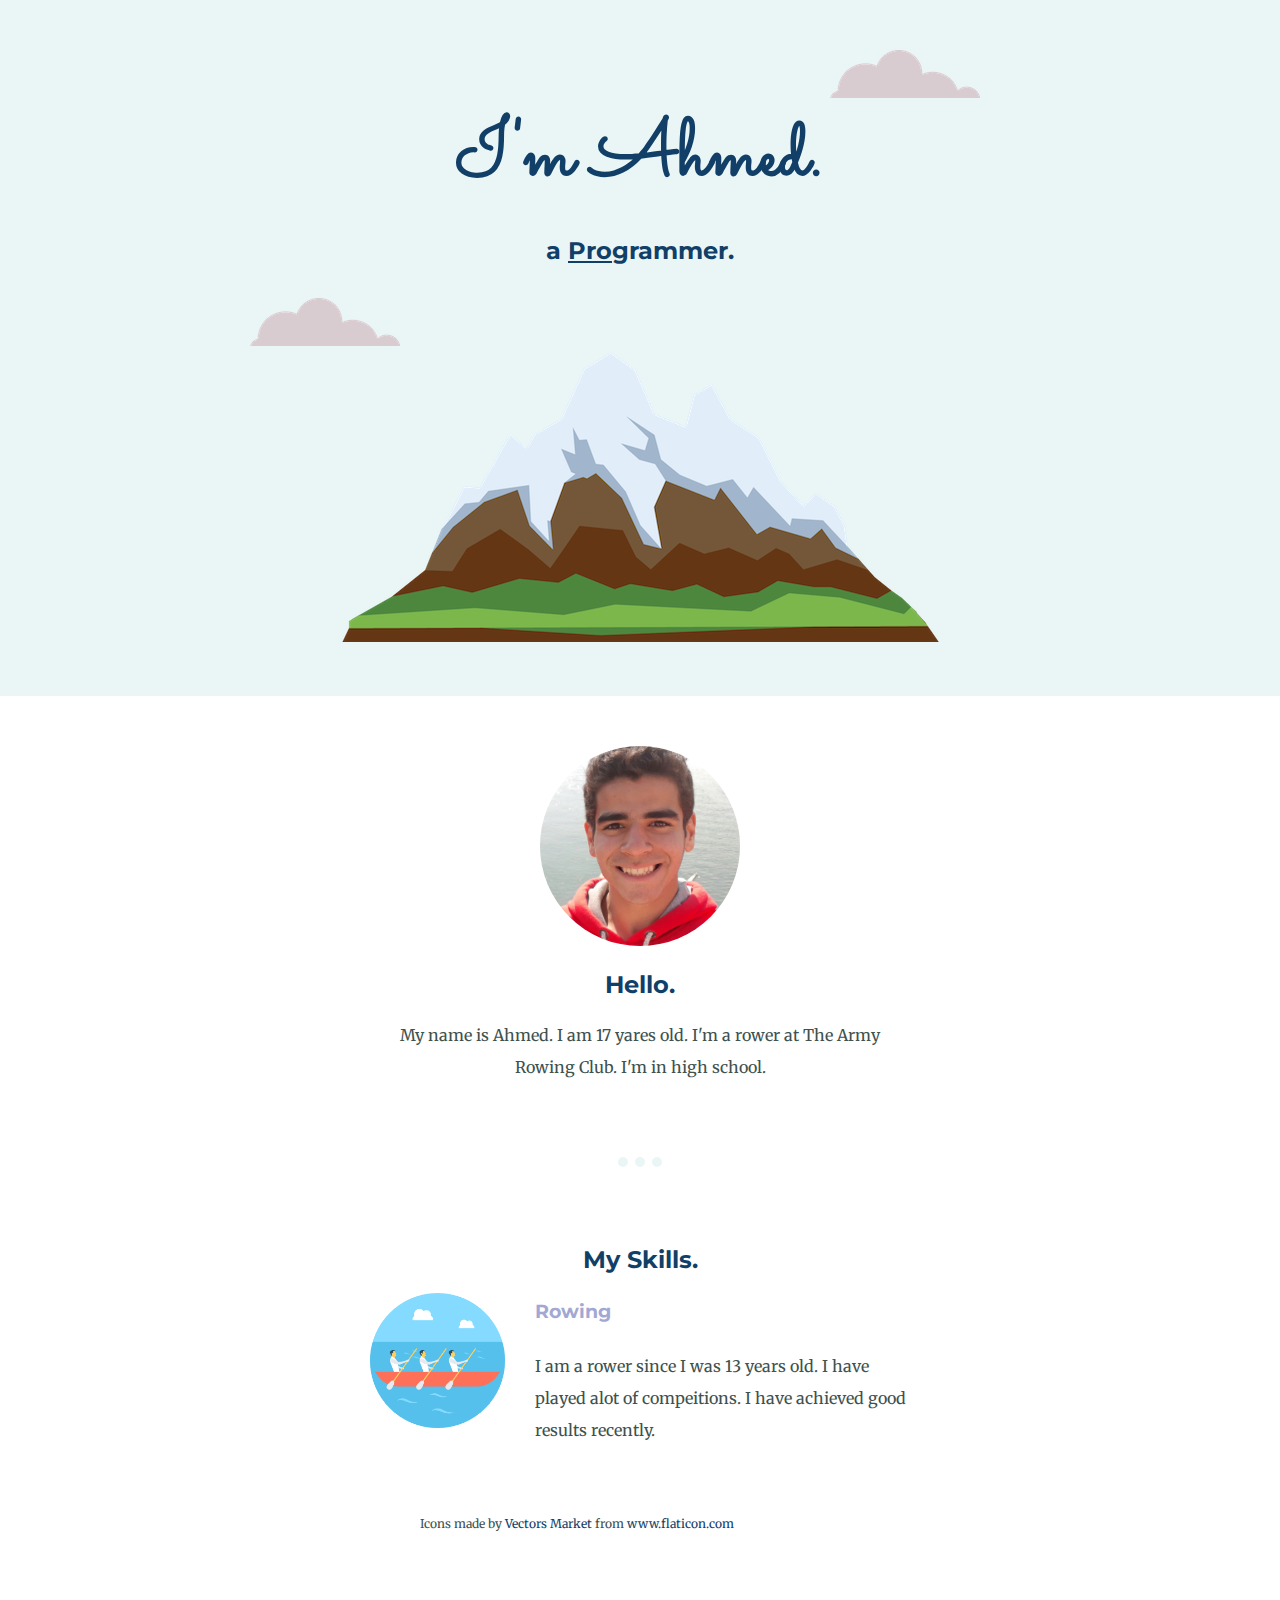
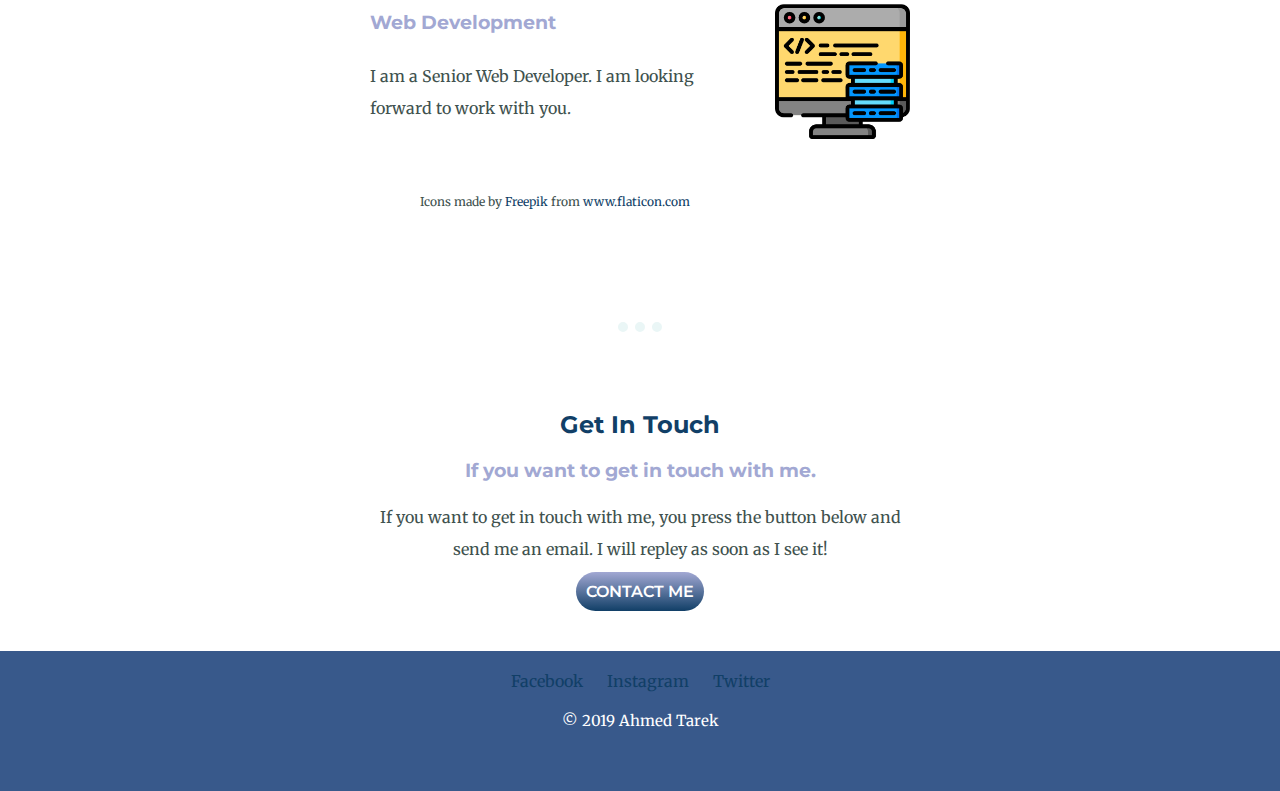
<file: index.html>
<!DOCTYPE html>
<html lang="en" dir="ltr">

<head>
  <meta charset="utf-8">
  <title>Ahmed Tarek</title>
  <link rel="stylesheet" href="css/styles.css">
  <link rel="icon" href="favicon.ico">
  <link href="https://fonts.googleapis.com/css?family=Merriweather|Montserrat|Sacramento&display=swap" rel="stylesheet">
</head>

<body>
  <div class="top-container">
    <img class="upper-cloud" src="images/cloud.png" alt="cloud">
    <h1>I'm Ahmed.</h1>
    <h2>a <span class="pro">Pro</span>grammer.</h2>
    <img class="lower-cloud" src="images/cloud.png" alt="cloud">
    <img class="mountain" src="images/mountain.png" alt="mountain">
  </div>

  <div class="middle-container">
    <div class="profile">
      <img id="profile-pic" src="images/Ahmed Tarek.jpeg" alt="Ahmed Tarek">
      <h2>Hello.</h2>
      <p>My name is Ahmed. I am 17 yares old. I'm a rower at The Army Rowing Club. I'm in high school.</p>
    </div>

    <hr>

    <div class="skills">
      <h2>My Skills.</h2>
      <div class="skill-row">
        <img class="rowing" src="images/rowing.png" alt="rowing">
        <h3>Rowing</h3>
        <p>I am a rower since I was 13 years old. I have played alot of compeitions. I have achieved good results recently.</p>
        <div class="author-credit">Icons made by <a href="https://www.flaticon.com/authors/vectors-market" title="Vectors Market">Vectors Market</a> from <a href="https://www.flaticon.com/" title="Flaticon">www.flaticon.com</a></div>
      </div>
      <div class="skill-row">
        <img class="web-development" src="images/data.png" alt="Web Development">
        <h3>Web Development</h3>
        <p>I am a Senior Web Developer. I am looking forward to work with you.</p>
        <div class="author-credit">Icons made by <a href="https://www.flaticon.com/authors/freepik" title="Freepik">Freepik</a> from <a href="https://www.flaticon.com/" title="Flaticon">www.flaticon.com</a></div>
      </div>
    </div>

    <hr>

    <div class="contact-me">
      <h2>Get In Touch</h2>
      <h3>If you want to get in touch with me.</h3>
      <p>If you want to get in touch with me, you press the button below and send me an email. I will repley as soon as I see it!</p>
      <a class="btn" href="mailto:ahmedtarekabd2002@gmail.com">CONTACT ME</a>
    </div>
  </div>


  <div class="bottom-container">
    <a class="footer-link" href="https://www.facebook.com/profile.php?id=100002190963667" target="_blank" ;>Facebook</a>
    <a class="footer-link" href="https://www.instagram.com/ahmedtarekabd/" target="_blank">Instagram</a>
    <a class="footer-link" href="https://twitter.com/" target="_blank">Twitter</a>
    <p class="copyright">© 2019 Ahmed Tarek</p>
  </div>


</body>

</html>
</file>
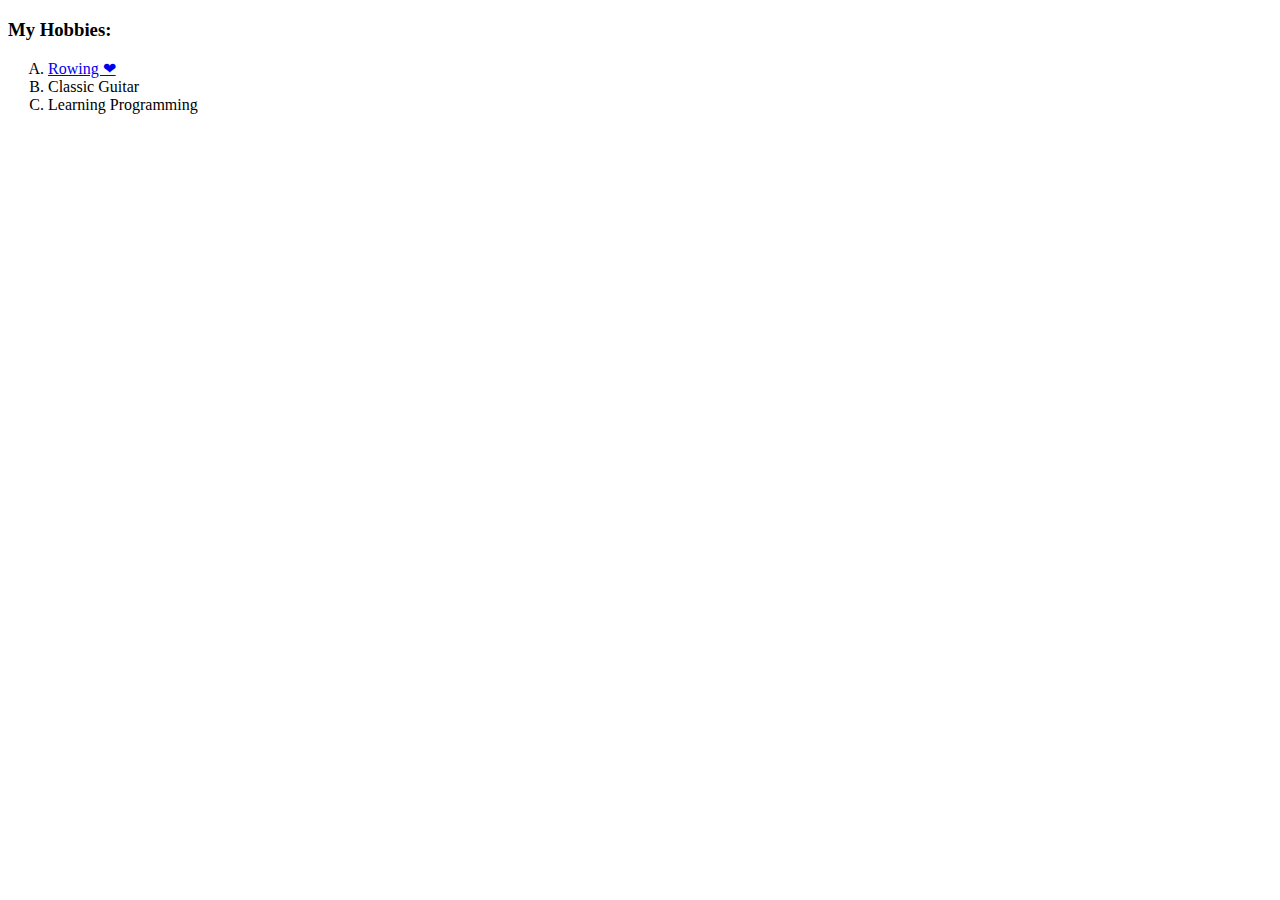
<file: hobbies.html>
<!DOCTYPE html>
<html lang="en" dir="ltr">
  <head>
    <meta charset="utf-8">
    <title>My Hobbies</title>
  </head>
  <body>
    <h3>My Hobbies:</h3>

    <ol type="A" start="1"><!--reversed --><!--type attribute can take (a, A, i, I, 1)-->
      <li><a href="https://www.instagram.com/p/B2mG0CDlhSl/?utm_source=ig_web_copy_link">Rowing ❤</a></li>
      <li>Classic Guitar</li><!--I can add type="1" as an attribute in this specific item list without affecting the other items-->
      <li>Learning Programming</li>
    </ol>

  </body>
</html>
</file>
<file: css/styles.css>
body {
  color: #40514E;
  margin: 0;
  text-align: center;
  font-family: 'Merriweather', serif;
}

h1 {
  color: #113f67;
  margin: 0;
  font-family: 'Sacramento', cursive;
  font-size: 5rem;
}

h2 {
  color: #113f67;
  font-family: 'Montserrat', sans-serif;
}

h3 {
  font-family: 'Montserrat', sans-serif;
  color: #a2a8d3;
}

p {
  line-height: 2;
}

div {
  padding: 50px;
}

hr {
  color: #EAF6F6;
  border-style: none;
  border-top-style: dotted;
  border-top-width: 10px;
  width: 7%;
}

a {
  color: #113f67;
  text-decoration: none;
}

a:hover {
  color: #EAF6F6;
}

.top-container {
  padding-top: 100px;
  margin: 0;
  background-color: #EAF6F6;
  position: relative;
}

.middle-container {
  margin: 0 auto 0;
  padding: 0;
  width: 50%;
}

.bottom-container {
  background-color: #38598b;
  height: 100px;
  padding: 20px;
}

.upper-cloud {
  position: absolute;
  top: 50px;
  right: 300px;
}

.lower-cloud {
  position: absolute;
  left: 250px;
  bottom: 350px;
}

.skill-row {
  margin: 0 auto 0;
  padding: 0;
  text-align: left;
  line-height: 2;
}

.rowing {
  margin: 0 30px 30px 0;
  float: left;
  width: 25%;
}

.web-development {
  margin: 0 0 30px 30px;
  width: 25%;
  float: right;
}

.author-credit {
  font-size: 0.75rem;
}

.footer-link {
  padding: 10px;
}

.btn {
  color: white;
  background-color: #a2a8d3;
  background: linear-gradient(180deg,#a2a8d3 0%,#113f67 100%);
  font-family: 'Montserrat', sans-serif;
  font-weight: 600;
  padding: 10px;
  border-radius: 20px;
}

.btn:hover {
  color: #40514E;
  background: linear-gradient(180deg,#113f67 0%,#a2a8d3 100%);
}

.copyright {
  font-size: 15px;
  color: white;
}

.pro {
  text-decoration: underline;
}

#profile-pic {
  width: 200px;
  height: 200px;
  object-fit: cover;
  border-radius: 50%;
}
</file>
